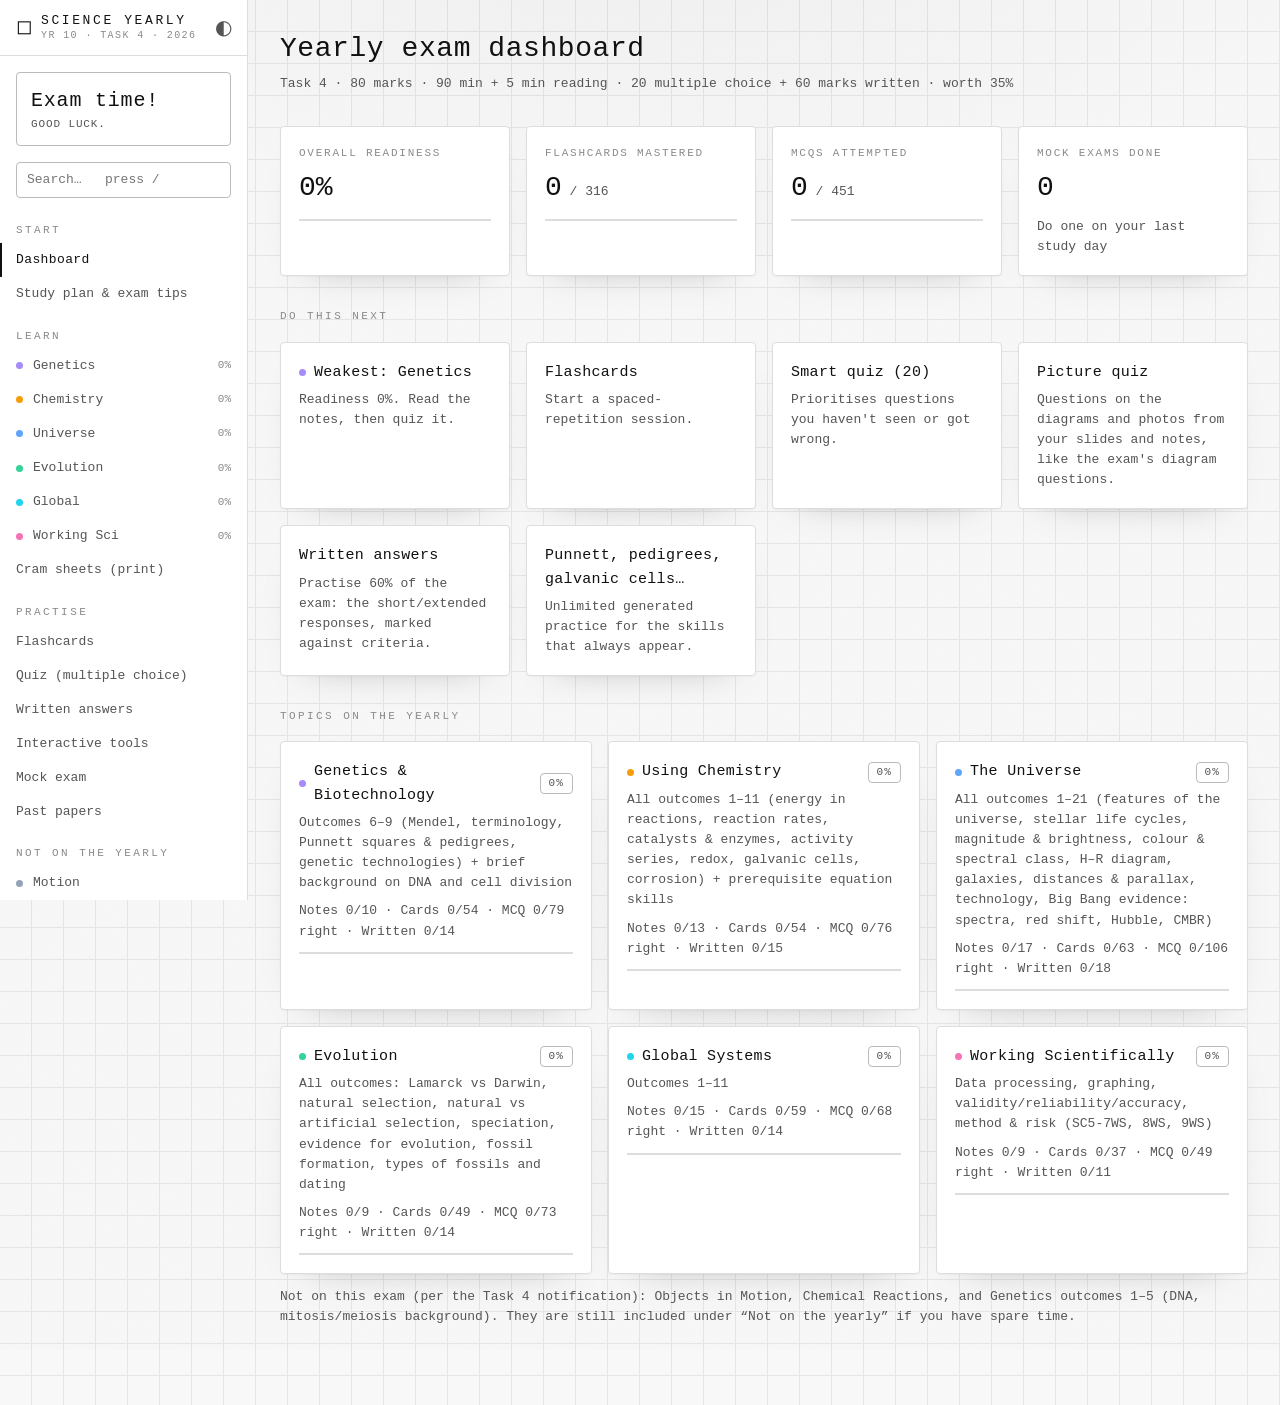
<file: index.html>
<!DOCTYPE html>
<html lang="en-AU">
<head>
<meta charset="utf-8">
<meta name="viewport" content="width=device-width, initial-scale=1">
<title>Year 10 Science Yearly – Study Hub</title>
<link rel="stylesheet" href="css/style.css">
<script>document.documentElement.dataset.theme = localStorage.getItem("sy-theme") || (matchMedia("(prefers-color-scheme: dark)").matches ? "dark" : "light");</script>
</head>
<body>
<div id="grain" aria-hidden="true"></div>
<div class="app">
  <aside class="side" id="side">
    <div class="brand"><span class="brand-mark">◻</span><span class="brand-name">SCIENCE YEARLY<small>YR 10 · TASK 4 · 2026</small></span><button class="icon-btn" id="themeBtn" title="Toggle theme" aria-label="Toggle theme">◐</button></div>
    <div class="countdown" id="countdown"></div>
    <input class="search" id="search" type="text" placeholder="Search…   press /">
    <nav class="nav" id="nav"></nav>
  </aside>
  <button class="btn menu-btn" id="menuBtn">≡ Menu</button>
  <main class="main" id="main"><p class="muted">Loading…</p></main>
</div>

<!-- content -->
<script src="js/data/core.js"></script>
<script src="js/data/genetics.js"></script>
<script src="js/data/chemistry.js"></script>
<script src="js/data/universe.js"></script>
<script src="js/data/evolution.js"></script>
<script src="js/data/global.js"></script>
<script src="js/data/ws.js"></script>
<script src="js/data/extra.js"></script>
<script src="js/data/images.js"></script>
<!-- app -->
<script src="js/store.js"></script>
<script src="js/tools.js"></script>
<script src="js/app.js"></script>
</body>
</html>
</file>
<file: css/style.css>
/* ============================================================
   Science Yearly: same visual language as Resonance / MathGen.
   Monochrome, grid paper, hairlines, 4/8/16/32/64 spacing.
   Colour only where it carries meaning (right / wrong / careful).
   ============================================================ */

:root {
  --bg: #f8f8f8; --surface: #ffffff; --surface-2: #f3f3f3;
  --fg: #111111; --fg-muted: #555555; --fg-faint: #8a8a8a;
  --line: #dddddd; --line-strong: #bbbbbb; --grid: #e6e6e6;
  --sel: color-mix(in srgb, var(--fg) 10%, transparent);
  --good: #2f7d4f; --bad: #b3403a; --warn: #a8741a;
  --good-bg: color-mix(in srgb, var(--good) 9%, var(--surface));
  --bad-bg: color-mix(in srgb, var(--bad) 8%, var(--surface));
  --accent: var(--fg);

  --s1: 4px; --s2: 8px; --s3: 16px; --s4: 32px; --s5: 64px;
  --radius: 4px;
  --ease: cubic-bezier(0.4, 0, 0.2, 1);
  --fast: 120ms var(--ease); --medium: 180ms var(--ease);

  --font-mono: ui-monospace, "Cascadia Code", "SF Mono", "JetBrains Mono", Menlo, Consolas, monospace;
  --font-read: "Segoe UI", system-ui, -apple-system, Roboto, Arial, sans-serif;
  --font-hand: "Ink Free", "Segoe Print", "Bradley Hand", "Comic Sans MS", cursive;
  --fs-xs: 11px; --fs-sm: 13px; --fs-md: 15px; --fs-lg: 20px; --fs-xl: 28px;

  --shadow-ambient: 0 1px 2px rgba(0,0,0,.04), 0 16px 40px -30px rgba(0,0,0,.35);
  --shadow-lift: 0 2px 4px rgba(0,0,0,.05), 0 22px 48px -28px rgba(0,0,0,.4);

  /* flashcard paper is the same in both themes, like a real card on a desk */
  --paper: #fffdf6; --paper-edge: #e9e2cf; --ink: #1d2b4f; --ink-soft: #5b6680;
  --rule: #c9dcf0; --rule-red: #e7a3a3;
}
[data-theme="dark"] {
  --bg: #111111; --surface: #161616; --surface-2: #1c1c1c;
  --fg: #ededed; --fg-muted: #9a9a9a; --fg-faint: #6f6f6f;
  --line: #2a2a2a; --line-strong: #3a3a3a; --grid: #1a1a1a;
  --good: #5fbf86; --bad: #e07a73; --warn: #d9a64a;
  --shadow-ambient: 0 1px 2px rgba(0,0,0,.4), 0 18px 44px -28px rgba(0,0,0,.85);
  --shadow-lift: 0 2px 6px rgba(0,0,0,.5), 0 26px 52px -26px rgba(0,0,0,.95);
  --paper: #f4efe1; --paper-edge: #cfc6ad;
}

* { box-sizing: border-box; }
html, body { margin: 0; min-height: 100%; }
body {
  background-color: var(--bg); color: var(--fg);
  font: 400 var(--fs-md)/1.55 var(--font-mono);
  -webkit-font-smoothing: antialiased;
  background-image:
    radial-gradient(1100px 520px at 50% -140px, color-mix(in srgb, var(--fg) 4%, transparent), transparent 70%),
    linear-gradient(var(--grid) 1px, transparent 1px),
    linear-gradient(90deg, var(--grid) 1px, transparent 1px);
  background-size: auto, 32px 32px, 32px 32px;
  background-position: 0 0, -1px -1px, -1px -1px;
  animation: grid-drift 24s linear infinite alternate;
}
@keyframes grid-drift { to { background-position: 0 0, 1px 1px, 1px 1px; } }
#grain {
  position: fixed; inset: -50%; z-index: 0; pointer-events: none; opacity: .045;
  background-image: url("data:image/svg+xml,%3Csvg xmlns='http://www.w3.org/2000/svg' width='240' height='240'%3E%3Cfilter id='n'%3E%3CfeTurbulence type='fractalNoise' baseFrequency='0.85' numOctaves='2' stitchTiles='stitch'/%3E%3CfeColorMatrix type='saturate' values='0'/%3E%3C/filter%3E%3Crect width='100%25' height='100%25' filter='url(%23n)'/%3E%3C/svg%3E");
}
[data-theme="dark"] #grain { opacity: .07; }
::selection { background: var(--fg); color: var(--bg); }
a { color: var(--fg); text-decoration: underline; text-decoration-color: var(--line-strong); text-underline-offset: 3px; transition: text-decoration-color var(--fast); }
a:hover { text-decoration-color: var(--fg); }
button, input, select, textarea { font: inherit; color: inherit; }
sub, sup { line-height: 0; font-size: .72em; }

/* ---------- shell ---------- */
.app { position: relative; z-index: 1; display: grid; grid-template-columns: 248px minmax(0, 1fr); min-height: 100vh; }
.side {
  position: sticky; top: 0; height: 100vh; overflow-y: auto;
  background: var(--surface); border-right: 1px solid var(--line);
  display: flex; flex-direction: column;
}
.brand { display: flex; align-items: center; gap: var(--s2); min-height: 56px; padding: 0 var(--s2) 0 var(--s3); border-bottom: 1px solid var(--line); }
.brand-mark { font-size: var(--fs-lg); }
.brand-name { flex: 1; font-size: var(--fs-sm); letter-spacing: .2em; line-height: 1.3; }
.brand-name small { display: block; color: var(--fg-faint); font-size: 10px; letter-spacing: .14em; }
.icon-btn { width: 32px; height: 32px; border: 0; background: transparent; color: var(--fg-muted); font-size: var(--fs-lg); cursor: pointer; border-radius: var(--radius); transition: transform .5s var(--ease), color var(--fast); }
.icon-btn:hover { color: var(--fg); }
.icon-btn:active { transform: rotate(180deg); }

.countdown { margin: var(--s3); padding: 12px 14px; border: 1px solid var(--line-strong); border-radius: var(--radius); font-size: var(--fs-xs); letter-spacing: .08em; color: var(--fg-muted); text-transform: uppercase; }
.countdown b { display: block; font-size: var(--fs-lg); font-weight: 400; letter-spacing: .04em; color: var(--fg); text-transform: none; font-variant-numeric: tabular-nums; }
.search { margin: 0 var(--s3) var(--s2); width: calc(100% - 32px); padding: 8px 10px; font-size: var(--fs-sm); }

.nav { padding: 0 0 var(--s4); }
.nav .grp { padding: var(--s3) var(--s3) var(--s1); color: var(--fg-faint); font-size: var(--fs-xs); letter-spacing: .22em; text-transform: uppercase; }
.nav a { position: relative; display: flex; align-items: center; gap: 10px; padding: 7px var(--s3); color: var(--fg-muted); font-size: var(--fs-sm); text-decoration: none; transition: color var(--fast), letter-spacing var(--medium); }
.nav a::before { content: ""; position: absolute; left: 0; top: 50%; width: 2px; height: 0; background: var(--fg); transform: translateY(-50%); transition: height var(--medium); }
.nav a:hover { color: var(--fg); }
.nav a.on { color: var(--fg); letter-spacing: .03em; }
.nav a.on::before { height: 100%; }
.nav .pct { margin-left: auto; color: var(--fg-faint); font-size: var(--fs-xs); font-variant-numeric: tabular-nums; }
.dot { width: 7px; height: 7px; border-radius: 50%; flex: none; display: inline-block; vertical-align: middle; }

.main { padding: var(--s4) var(--s4) var(--s5); max-width: 1120px; width: 100%; }
.btn.menu-btn { display: none; }
@media (max-width: 860px) {
  .app { grid-template-columns: 1fr; }
  .side { position: fixed; z-index: 20; left: 0; top: 0; width: 270px; transform: translateX(-100%); transition: transform var(--medium); box-shadow: var(--shadow-lift); }
  .side.open { transform: none; }
  .btn.menu-btn { display: inline-flex; position: fixed; top: 10px; right: 10px; z-index: 30; }
  .main { padding: 64px var(--s3) var(--s5); }
}

/* ---------- type ---------- */
h1, h2, h3, h4 { font-weight: 400; letter-spacing: .02em; }
h1 { font-size: var(--fs-xl); margin: 0 0 var(--s2); line-height: 1.2; }
h2 { font-size: var(--fs-xs); letter-spacing: .22em; text-transform: uppercase; color: var(--fg-faint); margin: var(--s4) 0 var(--s3); }
h3 { font-size: var(--fs-md); margin: var(--s3) 0 var(--s2); }
h4 { font-size: var(--fs-sm); margin: var(--s3) 0 6px; color: var(--fg-muted); letter-spacing: .08em; }
.sub { color: var(--fg-muted); font-size: var(--fs-sm); margin: 0 0 var(--s4); }
.muted { color: var(--fg-muted); }
.small { font-size: var(--fs-sm); }
.kicker { color: var(--fg-faint); font-size: var(--fs-xs); letter-spacing: .22em; text-transform: uppercase; }
.panel h3 { font-size: var(--fs-xs); letter-spacing: .18em; color: var(--fg-faint); text-transform: uppercase; margin: var(--s3) 0 var(--s2); }
.panel h3:first-child { margin-top: 0; }

/* ---------- surfaces ---------- */
.panel, .tile, .note {
  background: var(--surface); border: 1px solid var(--line); border-radius: var(--radius);
  box-shadow: var(--shadow-ambient);
  transition: border-color var(--medium), transform var(--medium), box-shadow var(--medium);
}
.panel { padding: 20px; margin: 0 0 var(--s3); }
.panel:hover { border-color: var(--line-strong); }
.grid { display: grid; gap: var(--s3); }
.g2 { grid-template-columns: repeat(auto-fit, minmax(300px, 1fr)); }
.g3 { grid-template-columns: repeat(auto-fit, minmax(230px, 1fr)); }
.g4 { grid-template-columns: repeat(auto-fit, minmax(180px, 1fr)); }
.tile { display: block; padding: 18px; color: var(--fg); text-decoration: none; }
a.tile:hover { border-color: var(--fg); transform: translateY(-2px); box-shadow: var(--shadow-lift); }
.tile h3 { margin: 0 0 6px; display: flex; gap: var(--s2); align-items: center; font-size: var(--fs-md); text-transform: none; letter-spacing: .02em; color: var(--fg); }
.tile p { margin: 0; color: var(--fg-muted); font-size: var(--fs-sm); }
.tile > p:first-child { color: var(--fg-faint); font-size: var(--fs-xs); letter-spacing: .16em; text-transform: uppercase; }
.stat { font-size: var(--fs-xl); margin: var(--s1) 0 var(--s2); font-variant-numeric: tabular-nums; }
.bar { height: 2px; margin-top: 10px; background: var(--line); overflow: hidden; }
.bar > i { display: block; height: 100%; background: var(--fg); transition: width .6s var(--ease); }
.row { display: flex; gap: 10px; align-items: center; flex-wrap: wrap; }
.spacer { flex: 1; }
.tag { display: inline-block; padding: 1px var(--s2); border: 1px solid var(--line-strong); border-radius: var(--radius); color: var(--fg-muted); font-size: var(--fs-xs); letter-spacing: .1em; text-transform: uppercase; }
.tag.good { color: var(--good); border-color: currentColor; }
.tag.bad { color: var(--bad); border-color: currentColor; }
.tag.warn { color: var(--warn); border-color: currentColor; }

/* ---------- controls ---------- */
.btn {
  display: inline-flex; align-items: center; gap: 6px; padding: var(--s2) 14px;
  border: 1px solid var(--line-strong); border-radius: var(--radius); background: var(--surface);
  color: var(--fg); font-size: var(--fs-sm); text-decoration: none; cursor: pointer;
  transition: border-color var(--fast), background var(--fast), color var(--fast), transform var(--fast);
}
.btn:hover { border-color: var(--fg); transform: translateY(-1px); }
.btn.pri { background: var(--fg); border-color: var(--fg); color: var(--bg); }
.btn.good { color: var(--good); } .btn.bad { color: var(--bad); } .btn.warn { color: var(--warn); }
.btn.good:hover, .btn.bad:hover, .btn.warn:hover { border-color: currentColor; }
.btn.sm { padding: var(--s1) 10px; font-size: var(--fs-xs); letter-spacing: .06em; }
.btn:disabled { opacity: .35; cursor: not-allowed; transform: none; }
.chips { display: flex; flex-wrap: wrap; gap: var(--s2); }
.chip { padding: 6px 12px; border: 1px solid var(--line-strong); border-radius: var(--radius); background: var(--surface); color: var(--fg-muted); font-size: var(--fs-sm); text-decoration: none; cursor: pointer; user-select: none; transition: border-color var(--fast), color var(--fast), background var(--fast); }
.chip:hover { border-color: var(--fg); color: var(--fg); }
.chip.on { background: var(--fg); border-color: var(--fg); color: var(--bg); }
input[type=text], input[type=number], input[type=datetime-local], select, textarea {
  background: var(--surface); border: 1px solid var(--line-strong); border-radius: var(--radius); padding: 7px 10px; outline: 0;
}
input:focus, select:focus, textarea:focus { border-color: var(--fg); }
textarea { width: 100%; min-height: 140px; resize: vertical; font-family: var(--font-read); line-height: 1.6; }
input.num { width: 120px; }
label.chk { display: flex; gap: var(--s2); align-items: flex-start; cursor: pointer; padding: var(--s1) 0; font-size: var(--fs-sm); }
input[type=checkbox] { accent-color: var(--fg); }
button:focus-visible, a:focus-visible, .chip:focus-visible, .flash-card:focus-visible { outline: 1px solid var(--fg); outline-offset: 3px; }

/* ---------- notes ---------- */
.notes-layout { display: grid; grid-template-columns: 236px minmax(0, 1fr); gap: var(--s3); }
.toc { position: sticky; top: var(--s3); align-self: start; max-height: calc(100vh - 32px); overflow-y: auto; padding: var(--s2) 0; font-size: var(--fs-sm); }
.toc a { position: relative; display: flex; gap: 6px; padding: 6px var(--s3); color: var(--fg-muted); text-decoration: none; line-height: 1.4; }
.toc a:hover { color: var(--fg); }
.toc a.done::before { content: "✓"; color: var(--good); }
@media (max-width: 1000px) { .notes-layout { grid-template-columns: 1fr; } .toc { position: static; max-height: none; } }
.note { padding: 22px 26px; margin-bottom: var(--s3); scroll-margin-top: var(--s3); }
.note > h3 { margin: 0 0 var(--s3); padding-bottom: var(--s2); border-bottom: 1px solid var(--line); font-size: var(--fs-md); }
.note-body { font-family: var(--font-read); font-size: 15.5px; line-height: 1.65; }
.note-body h3, .note-body h4 { font-family: var(--font-mono); }
.note-body ul, .note-body ol { padding-left: 22px; }
.note-body li { margin: 3px 0; }
.note-body svg { max-width: 100%; height: auto; display: block; margin: 12px auto; color: var(--fg); }
table.t { border-collapse: collapse; width: 100%; margin: 12px 0; font-size: 14px; }
table.t th, table.t td { border: 1px solid var(--line); padding: 7px 10px; text-align: left; vertical-align: top; }
table.t th { background: var(--surface-2); font-family: var(--font-mono); font-weight: 400; font-size: var(--fs-xs); letter-spacing: .1em; text-transform: uppercase; color: var(--fg-muted); }
.key, div.warn, p.warn, .tip, .model { margin: 12px 0; padding: 12px 16px; border: 1px solid var(--line-strong); border-radius: var(--radius); background: var(--surface-2); }
.key { border-left: 2px solid var(--fg); }
div.warn, p.warn { border-style: dashed; border-color: color-mix(in srgb, var(--bad) 55%, var(--line)); }
div.warn::before, p.warn::before { content: "Careful"; display: block; margin-bottom: 2px; color: var(--bad); font: var(--fs-xs)/1.4 var(--font-mono); letter-spacing: .18em; text-transform: uppercase; }
.tip { border-style: dotted; border-color: color-mix(in srgb, var(--warn) 60%, var(--line)); }
.tip::before { content: "Exam tip"; display: block; margin-bottom: 2px; color: var(--warn); font: var(--fs-xs)/1.4 var(--font-mono); letter-spacing: .18em; text-transform: uppercase; }
.model { border-left: 2px solid var(--good); }
.note-foot { display: flex; gap: 10px; flex-wrap: wrap; align-items: center; margin-top: var(--s3); padding-top: 12px; border-top: 1px solid var(--line); }
mark { background: color-mix(in srgb, var(--warn) 30%, transparent); color: inherit; border-radius: 2px; padding: 0 2px; }

/* ---------- slide pictures ---------- */
.figs-head { margin: var(--s4) 0 10px; }
.figs { display: grid; grid-auto-flow: column; grid-auto-columns: minmax(220px, 260px); gap: 12px; overflow-x: auto; padding-bottom: 6px; scroll-snap-type: x proximity; }
.gallery { display: grid; grid-template-columns: repeat(auto-fill, minmax(260px, 1fr)); gap: var(--s3); }
.fig { margin: 0; scroll-snap-align: start; display: flex; flex-direction: column; gap: 8px; }
.fig-img { display: grid; place-items: center; height: 170px; padding: 6px; border: 1px solid var(--line); border-radius: var(--radius); background: #fff; cursor: zoom-in; transition: border-color var(--fast), transform var(--fast), box-shadow var(--fast); }
.fig.big .fig-img { height: 220px; }
.fig-img:hover { border-color: var(--fg); transform: translateY(-2px); box-shadow: var(--shadow-lift); }
.fig-img { overflow: hidden; }
.fig-img img { max-width: 100%; max-height: 156px; object-fit: contain; display: block; }
.fig.big .fig-img img { max-height: 206px; }
.fig figcaption { color: var(--fg-muted); font: 12.5px/1.45 var(--font-read); display: -webkit-box; -webkit-line-clamp: 3; -webkit-box-orient: vertical; overflow: hidden; }
.fig.big figcaption { -webkit-line-clamp: unset; display: block; font-size: 13.5px; }
.q-fig { margin: 0 0 var(--s3); }
.q-fig img { display: block; max-width: 100%; max-height: 340px; margin: 0 auto; padding: 8px; border: 1px solid var(--line); border-radius: var(--radius); background: #fff; cursor: zoom-in; }
.lightbox { position: fixed; inset: 0; z-index: 100; display: grid; place-items: center; padding: 40px 72px; background: color-mix(in srgb, #000 82%, transparent); backdrop-filter: blur(4px); animation: lb-in .16s var(--ease); }
@keyframes lb-in { from { opacity: 0; } }
.lightbox figure { margin: 0; max-width: min(1100px, 100%); max-height: 100%; display: flex; flex-direction: column; gap: 12px; }
.lightbox img { max-width: 100%; max-height: calc(100vh - 190px); object-fit: contain; background: #fff; border-radius: var(--radius); align-self: center; }
.lightbox figcaption { color: #eee; font: 15px/1.5 var(--font-read); text-align: center; max-width: 820px; align-self: center; }
.lightbox figcaption small { display: block; margin-top: 4px; color: #999; font: var(--fs-xs) var(--font-mono); letter-spacing: .06em; }
.lb-x, .lb-nav { position: absolute; border: 1px solid #555; background: #111; color: #eee; border-radius: 50%; cursor: pointer; transition: border-color var(--fast); }
.lb-x:hover, .lb-nav:hover { border-color: #eee; }
.lb-x { top: 16px; right: 16px; width: 40px; height: 40px; font-size: 22px; }
.lb-nav { top: 50%; width: 44px; height: 44px; margin-top: -22px; font-size: 26px; line-height: 1; }
.lb-prev { left: 14px; } .lb-next { right: 14px; }
@media (max-width: 560px) { .lightbox { padding: 56px 8px 16px; } .lb-nav { top: auto; bottom: 12px; } }

/* ---------- notes: test-me mode + quick check ---------- */
.testme-bar { display: flex; align-items: center; gap: var(--s3); flex-wrap: wrap; margin: 0 0 var(--s3); padding: 10px 14px; border: 1px solid var(--line); border-radius: var(--radius); background: var(--surface); }
.switch { display: inline-flex; align-items: center; gap: 10px; cursor: pointer; font-size: var(--fs-sm); }
.switch input { position: absolute; opacity: 0; }
.switch span { position: relative; width: 34px; height: 18px; border: 1px solid var(--line-strong); border-radius: 9px; transition: background var(--fast), border-color var(--fast); }
.switch span::after { content: ""; position: absolute; top: 2px; left: 2px; width: 12px; height: 12px; border-radius: 50%; background: var(--fg-muted); transition: transform var(--medium), background var(--fast); }
.switch input:checked + span { background: var(--fg); border-color: var(--fg); }
.switch input:checked + span::after { transform: translateX(16px); background: var(--bg); }
.switch input:focus-visible + span { outline: 1px solid var(--fg); outline-offset: 2px; }
.testme .blank { color: transparent; background: repeating-linear-gradient(90deg, var(--fg-faint) 0 1px, transparent 1px 4px) left bottom / 100% 1px no-repeat, var(--sel); border-radius: 2px; cursor: pointer; transition: color var(--medium), background var(--medium); }
.testme .blank:hover { background-color: color-mix(in srgb, var(--fg) 16%, transparent); }
.testme .blank.shown { color: var(--good); background: none; }
.qc { margin-top: var(--s4); padding: 16px 18px; border: 1px dashed var(--line-strong); border-radius: var(--radius); background: var(--surface-2); }
.qc-head { display: flex; align-items: center; gap: 10px; }
.qc .q-text { font-size: 15.5px; margin: 8px 0 12px; }
.qc .opt { padding: 9px 12px; font-size: 14.5px; }

/* ---------- flashcards: real index cards ---------- */
.fc-top { display: flex; align-items: center; gap: 12px; max-width: 640px; margin: 0 auto; }
.fc-count { color: var(--fg-muted); font-size: var(--fs-sm); font-variant-numeric: tabular-nums; }
.fc-top + .progress-line { max-width: 640px; margin: 10px auto 0; }
.deck, .deck-done { position: relative; max-width: 600px; margin: 40px auto 0; perspective: 1600px; }
/* the rest of the pile peeking out underneath */
.deck::before, .deck::after {
  content: ""; position: absolute; inset: 0; border-radius: 3px; background: var(--paper);
  border: 1px solid var(--paper-edge); box-shadow: 0 1px 2px rgba(0,0,0,.08); opacity: 0;
}
.deck.d1::before { opacity: 1; transform: translate(5px, 6px) rotate(1.6deg); }
.deck.d2::after { opacity: 1; transform: translate(-6px, 10px) rotate(-2.2deg); }
.flash-card {
  position: relative; z-index: 1; display: grid; min-height: 330px; cursor: pointer;
  transform-style: preserve-3d; transform: rotate(var(--tilt, 0deg));
  transition: transform .55s cubic-bezier(.3, .7, .2, 1), opacity .28s var(--ease);
}
.flash-card.flipped { transform: rotate(calc(var(--tilt, 0deg) * -1)) rotateY(180deg); }
.flash-card.toss { transform: translate(115%, -30px) rotate(14deg); opacity: 0; transition-duration: .28s; }
.flash-card.toss-back { transform: translate(-30px, 60px) rotate(-6deg) scale(.96); opacity: 0; transition-duration: .28s; }
.flash-card .face {
  grid-area: 1 / 1; display: flex; flex-direction: column; padding: 18px 30px 22px;
  border-radius: 3px; background-color: var(--paper); color: var(--ink);
  border: 1px solid var(--paper-edge);
  box-shadow: 0 1px 1px rgba(0,0,0,.06), 0 10px 24px -12px rgba(0,0,0,.35), 0 30px 50px -36px rgba(0,0,0,.4);
  backface-visibility: hidden; -webkit-backface-visibility: hidden;
  font-family: var(--font-hand);
}
.flash-card:hover .face { box-shadow: 0 1px 1px rgba(0,0,0,.06), 0 14px 30px -12px rgba(0,0,0,.4), 0 36px 60px -36px rgba(0,0,0,.45); }
/* blank front, ruled back, exactly like a 5x3 card */
.flash-card .back {
  transform: rotateY(180deg);
  background-image:
    linear-gradient(transparent 49px, var(--rule-red) 49px, var(--rule-red) 51px, transparent 51px),
    repeating-linear-gradient(transparent 0 25px, var(--rule) 25px 26px, transparent 26px 32px);
  background-position: 0 0, 0 51px;
  background-repeat: no-repeat, no-repeat;
  background-size: 100% 100%, 100% calc(100% - 51px);
}
.fc-head { display: flex; justify-content: space-between; gap: 12px; color: var(--ink-soft); font-size: 15px; line-height: 1; padding-bottom: 14px; }
.fc-head span:last-child { transform: rotate(-2deg); }
.flash-card .front .fc-body {
  flex: 1; display: flex; align-items: center; justify-content: center; text-align: center;
  font-size: 27px; line-height: 1.35; padding: 8px 0;
}
.flash-card .back .fc-head { height: 49px; align-items: center; padding: 0; }
.fc-q { color: var(--ink-soft); font-size: 15px; line-height: 32px; height: 32px; overflow: hidden; white-space: nowrap; text-overflow: ellipsis; }
.fc-q::before { content: "Q: "; }
.flash-card .back .fc-body { font-size: 22px; line-height: 32px; padding-top: 0; }
.flash-card .back .fc-body sub, .flash-card .back .fc-body sup { font-size: .68em; }
.fc-hint { text-align: center; color: var(--ink-soft); font-size: 15px; opacity: .8; }
.fc-small { display: block; margin-top: 10px; color: var(--ink-soft); font-size: 17px; }
.done-card { cursor: default; }
.rate { display: grid; grid-template-columns: 1fr 1fr; gap: 10px; max-width: 600px; margin: 36px auto 0; }
.rate[hidden] { display: none; }
.rate .btn { flex-direction: column; justify-content: center; gap: 2px; padding: 14px 6px; font-size: var(--fs-md); }
.rate .btn.pri small { color: color-mix(in srgb, var(--bg) 70%, transparent); }
.rate small { color: var(--fg-faint); font-size: 10px; letter-spacing: .06em; }
.rate .btn:hover small { color: var(--fg-muted); }
.fc-from { max-width: 600px; margin: 18px auto 0; text-align: center; color: var(--fg-faint); font-size: var(--fs-xs); letter-spacing: .06em; }
@media (max-width: 560px) {
  .flash-card { min-height: 280px; }
  .flash-card .face { padding: 16px 18px 18px; }
  .flash-card .front .fc-body { font-size: 23px; }
  .flash-card .back .fc-body { font-size: 19px; }
  .rate { grid-template-columns: 1fr 1fr; }
}

/* ---------- quiz ---------- */
.q-text { font-family: var(--font-read); font-size: 17px; line-height: 1.55; margin: var(--s2) 0 var(--s3); }
.opts { display: grid; gap: var(--s2); }
.opt { display: flex; gap: 12px; padding: 11px 14px; text-align: left; background: var(--surface); border: 1px solid var(--line-strong); border-radius: var(--radius); color: var(--fg); font-family: var(--font-read); cursor: pointer; transition: border-color var(--fast), transform var(--fast); }
.opt:hover { border-color: var(--fg); transform: translateX(2px); }
.opt .l { width: 18px; flex: none; color: var(--fg-faint); font-family: var(--font-mono); }
.opt.right { border-color: var(--good); background: var(--good-bg); }
.opt.right .l { color: var(--good); }
.opt.wrong { border-color: var(--bad); border-style: dashed; background: var(--bad-bg); }
.opt.wrong .l { color: var(--bad); }
.opt.dim { opacity: .5; }
.explain { margin-top: var(--s3); padding: 12px 16px; border: 1px solid var(--line); border-left: 2px solid var(--fg); border-radius: var(--radius); background: var(--surface-2); font-family: var(--font-read); }
.progress-line { height: 2px; margin: 10px 0 var(--s3); background: var(--line); overflow: hidden; }
.progress-line i { display: block; height: 100%; background: var(--fg); transition: width .4s var(--ease); }
.kbd { padding: 1px 6px; border: 1px solid var(--line-strong); border-radius: var(--radius); color: var(--fg-muted); font: var(--fs-xs) var(--font-mono); }

/* ---------- tools ---------- */
.punnett { border-collapse: collapse; margin: 12px 0; }
.punnett td, .punnett th { width: 92px; height: 54px; border: 1px solid var(--line-strong); text-align: center; }
.punnett th { background: var(--surface-2); font-size: 18px; font-weight: 400; }
.punnett select { width: 86px; }
.cell-ok { background: var(--good-bg); } .cell-bad { background: var(--bad-bg); }
.seq-pool, .seq-ans { display: flex; flex-direction: column; gap: var(--s2); min-height: 60px; }
.seq-item { padding: 9px 12px; border: 1px solid var(--line-strong); border-radius: var(--radius); background: var(--surface); font-family: var(--font-read); cursor: pointer; transition: border-color var(--fast), transform var(--fast); }
.seq-item:hover { border-color: var(--fg); transform: translateX(2px); }
.seq-item.ok { border-color: var(--good); background: var(--good-bg); }
.seq-item.no { border-color: var(--bad); border-style: dashed; background: var(--bad-bg); }
.match { display: grid; grid-template-columns: 1fr 1fr; gap: 10px; }
.match .seq-item.sel { border-color: var(--fg); background: var(--sel); }
.match .seq-item.gone { visibility: hidden; }
.fb { margin-top: 10px; } .fb.ok { color: var(--good); } .fb.no { color: var(--bad); }
.qrow { margin: 12px 0; padding: 12px 14px; border: 1px solid var(--line); border-radius: var(--radius); background: var(--surface-2); }
.qrow.ok { border-color: var(--good); } .qrow.no { border-color: var(--bad); border-style: dashed; }
.svgbox { padding: var(--s2); border: 1px solid var(--line); border-radius: var(--radius); background: var(--surface); color: var(--fg); overflow-x: auto; }
.svgbox svg { display: block; margin: 0 auto; max-width: 100%; height: auto; }
.svgbox svg text { font-family: var(--font-read); }
.data-table td input { width: 80px; }

/* ---------- mock ---------- */
.timer { position: sticky; top: 0; z-index: 5; margin-bottom: var(--s3); padding: 10px 0; border-bottom: 1px solid var(--line); background: color-mix(in srgb, var(--bg) 86%, transparent); backdrop-filter: blur(8px); }
.timer b { font-size: var(--fs-lg); font-weight: 400; font-variant-numeric: tabular-nums; }
.saq-q { white-space: normal; }
.kw-hit { color: var(--good); } .kw-miss { color: var(--bad); }

@media (prefers-reduced-motion: reduce) {
  *, *::before, *::after { animation-duration: .001ms !important; transition-duration: .001ms !important; }
}

@media print {
  .side, .menu-btn, .no-print, .note-foot, #grain { display: none !important; }
  .app { display: block; }
  body { background: #fff; color: #000; animation: none; }
  .panel, .note { border: 1px solid #ccc; background: #fff; box-shadow: none; break-inside: avoid; }
  .note-body, .key, div.warn, p.warn, .tip, .model { color: #000; background: #fff; }
  table.t th { background: #eee; }
}
</file>
